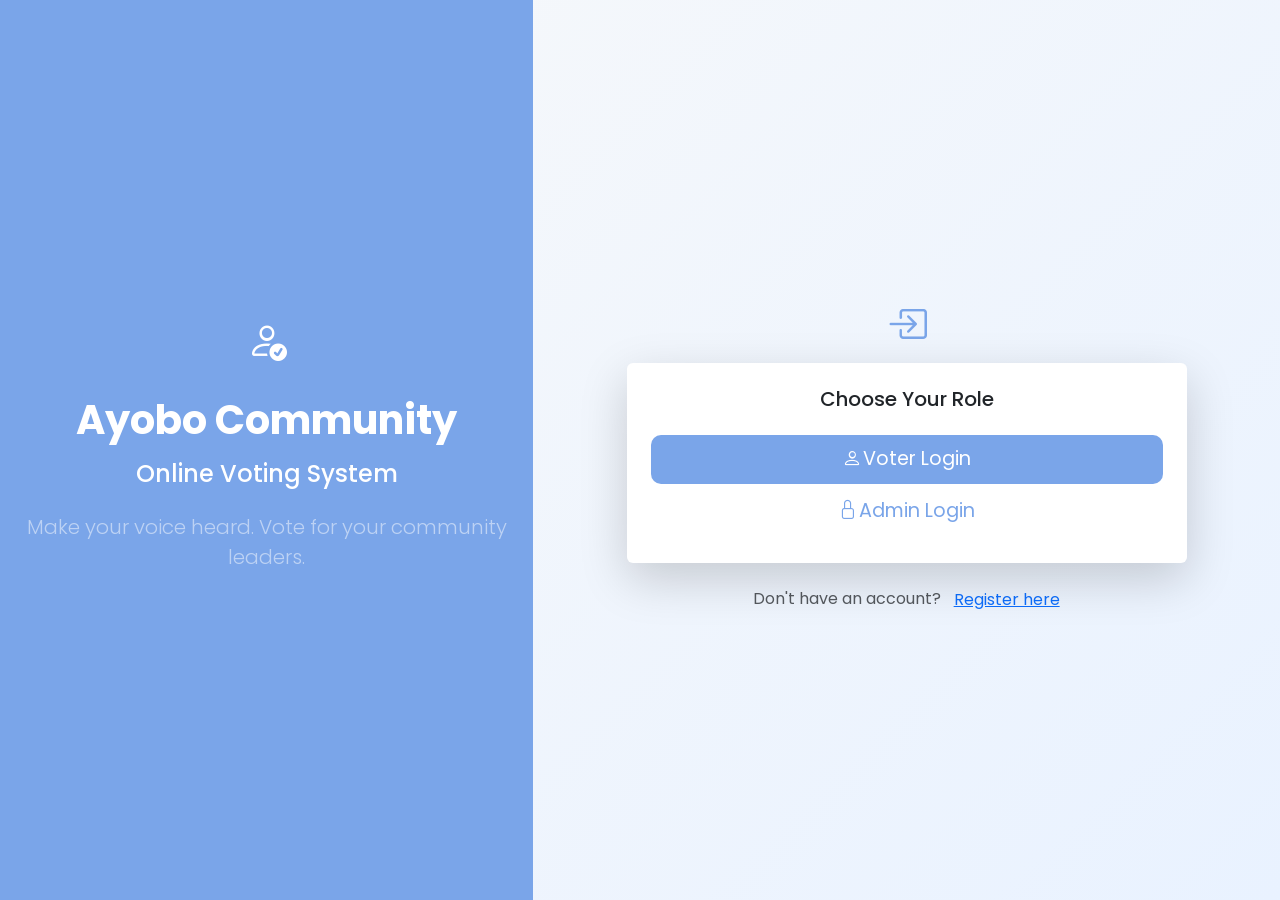
<file: html/index.html>
<!DOCTYPE html>
<html lang="en">
  <head>
    <meta charset="UTF-8" />
    <meta name="viewport" content="width=device-width, initial-scale=1.0" />
    <meta
      name="description"
      content="Ayobo Community Online Voting System for secure and transparent local government elections."
    />

    <link
      rel="stylesheet"
      href="https://cdn.jsdelivr.net/npm/bootstrap@5.3.8/dist/css/bootstrap.min.css"
    />
    <link rel="preconnect" href="https://fonts.googleapis.com" />
    <link rel="preconnect" href="https://fonts.gstatic.com" crossorigin />
    <link
      href="https://fonts.googleapis.com/css2?family=Poppins:wght@300;400;500;600;700&display=swap"
      rel="stylesheet"
    />
    <link
      rel="stylesheet"
      href="https://cdn.jsdelivr.net/npm/bootstrap-icons@1.11.3/font/bootstrap-icons.css"
    />

    <link rel="stylesheet" href="../all.css" />
    <title>Ayobo Community | Online Voting System</title>
  </head>

  <body>
    <div class="container-fluid p-0">
      <div class="row min-vh-100 g-0">
        <!-- LEFT SECTION -->
        <div
          class="col-md-5 text-white d-flex align-items-center"
          style="background-color: rgb(122, 165, 233)"
        >
          <div class="text-center px-4 w-100">
            <div class="mb-4">
              <i class="bi bi-person-check fs-1"></i>
            </div>

            <h1 class="fw-bold mb-3">Ayobo Community</h1>
            <h2 class="h4 mb-4">Online Voting System</h2>

            <p class="lead text-white-50">
              Make your voice heard. Vote for your community leaders.
            </p>
          </div>
        </div>

        <!-- RIGHT SECTION -->
        <div class="col-md-7 d-flex align-items-center justify-content-center">
          <div class="w-75">
            <div class="text-center text-primary mt-4 mb-2">
              <i
                class="bi bi-box-arrow-in-right fs-1"
                style="color: rgb(122, 165, 233)"
              ></i>
            </div>
            <div class="card shadow-lg border-0 mb-4">
              <div class="card-body p-4">
                <h5 class="card-title mb-4 text-center">Choose Your Role</h5>

                <a href="voter-login.html" id="btnOne">
                  <i class="bi bi-person"></i>
                  Voter Login
                </a>

                <a href="admin-login.html" id="btnTwo">
                  <i class="bi bi-lock"></i>
                  Admin Login
                </a>
              </div>
            </div>

            <div class="text-center">
              <p class="text-muted">
                Don't have an account?
                <a href="voter-register.html" class="btn btn-link text-primary p-0 ms-2">
                  Register here
                </a>
              </p>
            </div>
          </div>
        </div>
      </div>
    </div>
  </body>
</html>
</file>
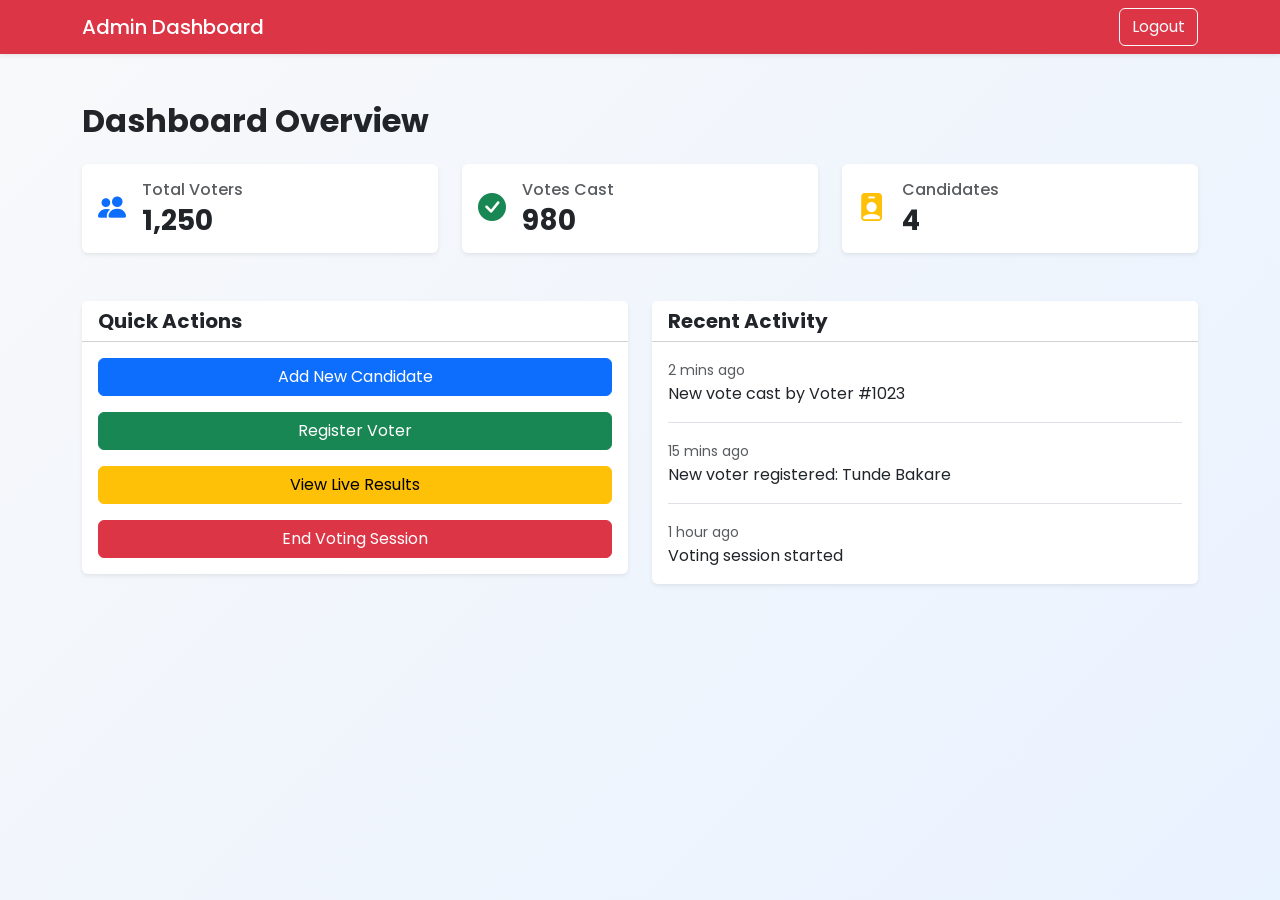
<file: html/admin-dashboard.html>
<!DOCTYPE html>
<html lang="en">
  <head>
    <meta charset="UTF-8" />
    <meta name="viewport" content="width=device-width, initial-scale=1.0" />
    <link rel="preconnect" href="https://fonts.googleapis.com" />
    <link rel="preconnect" href="https://fonts.gstatic.com" crossorigin />
    <link
      href="https://fonts.googleapis.com/css2?family=Poppins:wght@300;400;500;600;700&display=swap"
      rel="stylesheet"
    />
    <link
      href="https://cdn.jsdelivr.net/npm/bootstrap@5.3.8/dist/css/bootstrap.min.css"
      rel="stylesheet"
    />
    <link
      href="https://cdn.jsdelivr.net/npm/bootstrap-icons@1.11.3/font/bootstrap-icons.css"
      rel="stylesheet"
    />
    <link rel="stylesheet" href="../all.css" />

    <title>Admin Dashboard</title>
  </head>

  <body>
    <!-- Navbar -->
    <nav class="navbar navbar-dark shadow-sm bg-danger">
      <div class="container">
        <span class="navbar-brand mb-0 h1">Admin Dashboard</span>
        <a href="login.html" class="btn btn-outline-light">Logout</a>
      </div>
    </nav>

    <div class="container py-5">
      <h2 class="fw-bold mb-4">Dashboard Overview</h2>

      <!-- Stats -->
      <div class="row g-4 mb-5">
        <div class="col-md-4">
          <div class="card shadow-sm border-0 h-100">
            <div class="card-body d-flex align-items-center">
              <div class="icon-box bg-primary-soft me-3">
                <i class="bi bi-people-fill text-primary fs-3"></i>
              </div>
              <div>
                <h6 class="text-muted mb-1">Total Voters</h6>
                <h3 class="fw-bold mb-0">1,250</h3>
              </div>
            </div>
          </div>
        </div>

        <div class="col-md-4">
          <div class="card shadow-sm border-0 h-100">
            <div class="card-body d-flex align-items-center">
              <div class="icon-box bg-success-soft me-3">
                <i class="bi bi-check-circle-fill text-success fs-3"></i>
              </div>
              <div>
                <h6 class="text-muted mb-1">Votes Cast</h6>
                <h3 class="fw-bold mb-0">980</h3>
              </div>
            </div>
          </div>
        </div>

        <div class="col-md-4">
          <div class="card shadow-sm border-0 h-100">
            <div class="card-body d-flex align-items-center">
              <div class="icon-box bg-warning-soft me-3">
                <i class="bi bi-person-badge-fill text-warning fs-3"></i>
              </div>
              <div>
                <h6 class="text-muted mb-1">Candidates</h6>
                <h3 class="fw-bold mb-0">4</h3>
              </div>
            </div>
          </div>
        </div>
      </div>

      <!-- Actions & Activity -->
      <div class="row g-4">
        <div class="col-lg-6">
          <div class="card shadow-sm border-0">
            <div class="card-header bg-white">
              <h5 class="mb-0 fw-bold">Quick Actions</h5>
            </div>
            <div class="card-body">
              <button class="btn btn-primary w-100 mb-3">
                Add New Candidate
              </button>
              <button class="btn btn-success w-100 mb-3">Register Voter</button>
              <a href="results.html" class="btn btn-warning w-100 mb-3"
                >View Live Results</a
              >
              <button class="btn btn-danger w-100">End Voting Session</button>
            </div>
          </div>
        </div>

        <div class="col-lg-6">
          <div class="card shadow-sm border-0">
            <div class="card-header bg-white">
              <h5 class="mb-0 fw-bold">Recent Activity</h5>
            </div>
            <div class="card-body">
              <ul class="list-unstyled mb-0">
                <li class="mb-3 pb-3 border-bottom">
                  <small class="text-muted">2 mins ago</small>
                  <p class="mb-0">New vote cast by Voter #1023</p>
                </li>
                <li class="mb-3 pb-3 border-bottom">
                  <small class="text-muted">15 mins ago</small>
                  <p class="mb-0">New voter registered: Tunde Bakare</p>
                </li>
                <li>
                  <small class="text-muted">1 hour ago</small>
                  <p class="mb-0">Voting session started</p>
                </li>
              </ul>
            </div>
          </div>
        </div>
      </div>
    </div>
  </body>
</html>
</file>
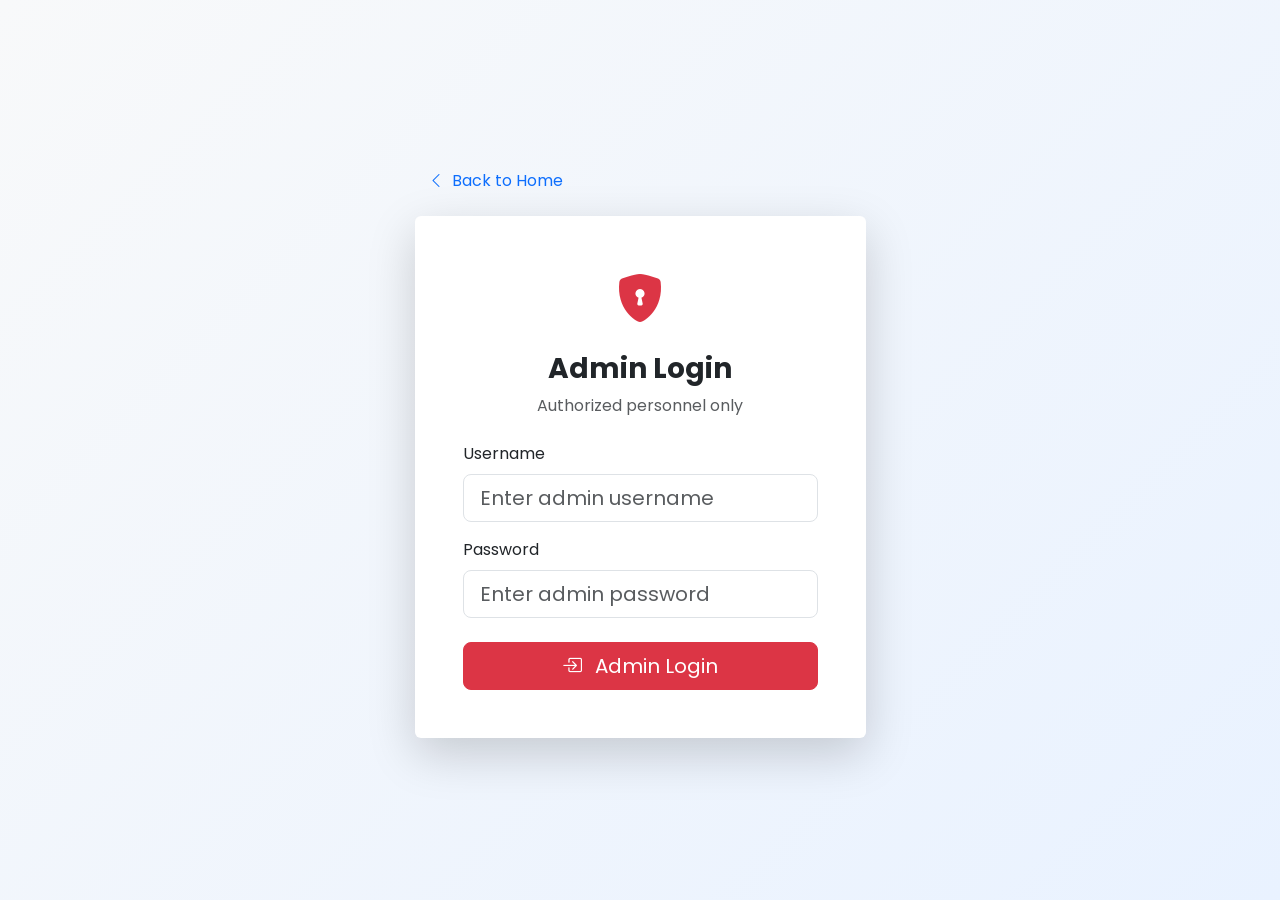
<file: html/admin-login.html>
<!DOCTYPE html>
<html lang="en">
  <head>
    <meta charset="UTF-8" />
    <meta name="viewport" content="width=device-width, initial-scale=1.0" />
    <meta
      name="description"
      content="Ayobo Community Online Voting System for secure and transparent local government elections."
    />

    <link
      rel="stylesheet"
      href="https://cdn.jsdelivr.net/npm/bootstrap@5.3.8/dist/css/bootstrap.min.css"
    />
    <link rel="preconnect" href="https://fonts.googleapis.com" />
    <link rel="preconnect" href="https://fonts.gstatic.com" crossorigin />
    <link
      href="https://fonts.googleapis.com/css2?family=Poppins:wght@300;400;500;600;700&display=swap"
      rel="stylesheet"
    />
    <link
      rel="stylesheet"
      href="https://cdn.jsdelivr.net/npm/bootstrap-icons@1.11.3/font/bootstrap-icons.css"
    />

    <link rel="stylesheet" href="../all.css" />
    <title>Ayobo Community | Online Voting System</title>
  </head>

  <body>
    <div class="container">
      <div
        class="row justify-content-center align-items-center"
        style="min-height: 100vh"
      >
        <div class="col-md-6 col-lg-5">
          <!-- Back to Home -->
          <a href="index.html" class="btn btn-link text-decoration-none mb-3">
            <i class="bi bi-chevron-left me-1"></i>
            Back to Home
          </a>

          <!-- Admin Login Card -->
          <div class="card shadow-lg border-0">
            <div class="card-body p-5">
              <!-- Header -->
              <div class="text-center mb-4">
                <i
                  class="bi bi-shield-lock-fill"
                  style="font-size: 48px; color: #dc3545"
                ></i>

                <h3 class="fw-bold mt-3">Admin Login</h3>
                <p class="text-muted">Authorized personnel only</p>
              </div>

              <!-- Form -->
              <form>
                <div class="mb-3">
                  <label class="form-label">Username</label>
                  <input
                    type="text"
                    class="form-control form-control-lg"
                    placeholder="Enter admin username"
                  />
                </div>

                <div class="mb-4">
                  <label class="form-label">Password</label>
                  <input
                    type="password"
                    class="form-control form-control-lg"
                    placeholder="Enter admin password"
                  />
                </div>

                <button type="submit" class="btn btn-danger btn-lg w-100">
                  <i class="bi bi-box-arrow-in-right me-2"></i>
                  Admin Login
                </button>
              </form>
            </div>
          </div>
        </div>
      </div>
    </div>
  </body>
</html>
</file>
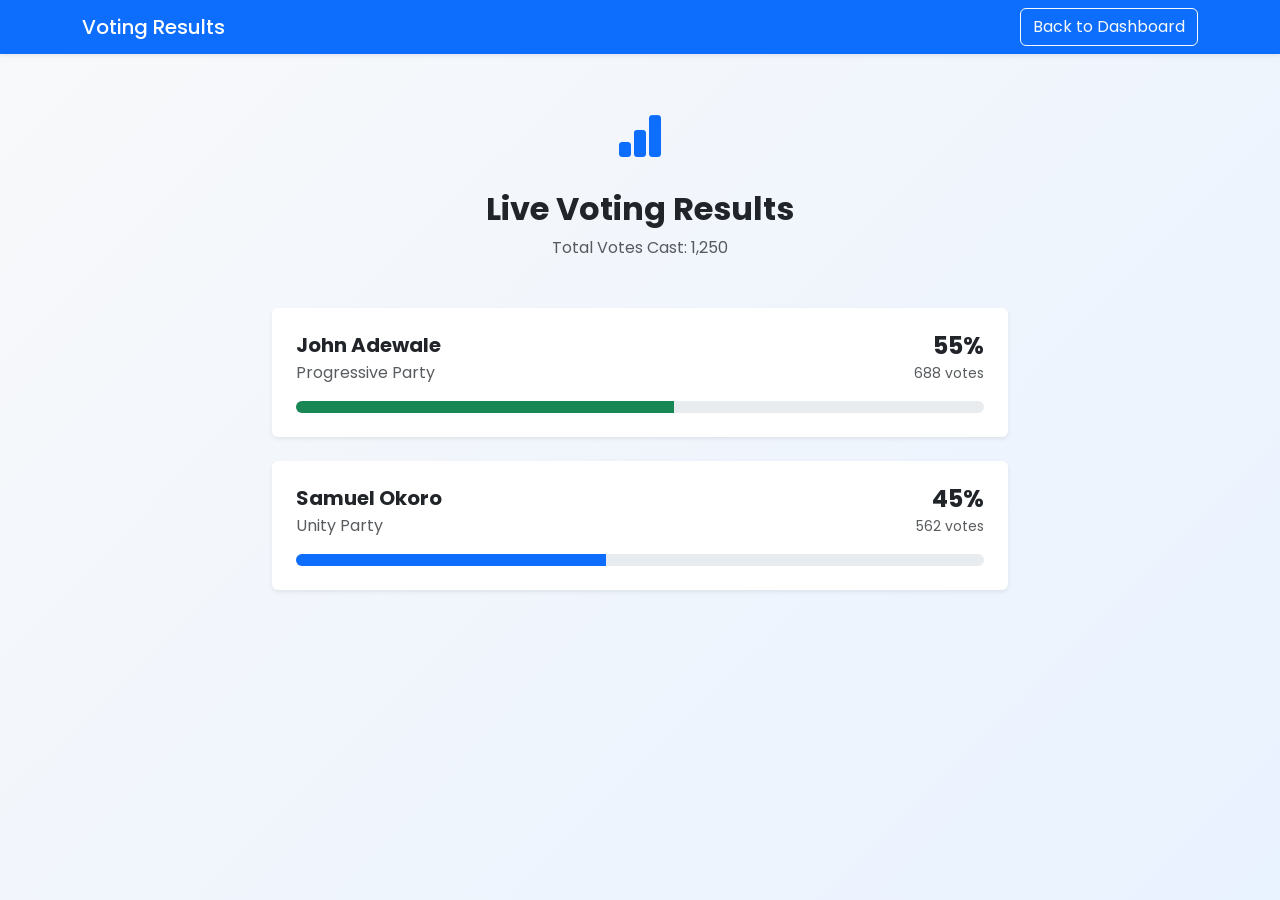
<file: html/results.html>
<!DOCTYPE html>
<html lang="en">
  <head>
    <meta charset="UTF-8" />
    <meta name="viewport" content="width=device-width, initial-scale=1.0" />
    <link rel="preconnect" href="https://fonts.googleapis.com" />
    <link rel="preconnect" href="https://fonts.gstatic.com" crossorigin />
    <link
      href="https://fonts.googleapis.com/css2?family=Poppins:wght@300;400;500;600;700&display=swap"
      rel="stylesheet"
    />
    <link
      href="https://cdn.jsdelivr.net/npm/bootstrap@5.3.8/dist/css/bootstrap.min.css"
      rel="stylesheet"
    />
    <link
      href="https://cdn.jsdelivr.net/npm/bootstrap-icons@1.11.3/font/bootstrap-icons.css"
      rel="stylesheet"
    />
    <link rel="stylesheet" href="../all.css" />

    <title>Voting Results</title>
  </head>

  <body>
    <!-- Navbar -->
    <nav class="navbar navbar-dark shadow-sm bg-primary">
      <div class="container">
        <span class="navbar-brand mb-0 h1">Voting Results</span>
        <a href="dashboard.html" class="btn btn-outline-light">
          Back to Dashboard
        </a>
      </div>
    </nav>

    <!-- Content -->
    <div class="container py-5">
      <div class="text-center mb-5">
        <i
          class="bi bi-bar-chart-fill text-primary"
          style="font-size: 48px"
        ></i>
        <h2 class="fw-bold mt-3">Live Voting Results</h2>
        <p class="text-muted">Total Votes Cast: 1,250</p>
      </div>

      <div class="row justify-content-center">
        <div class="col-lg-8">
          <!-- Candidate 1 -->
          <div class="card shadow-sm border-0 mb-4">
            <div class="card-body p-4">
              <div
                class="d-flex justify-content-between align-items-center mb-3"
              >
                <div>
                  <h5 class="fw-bold mb-1">John Adewale</h5>
                  <p class="text-muted mb-0">Progressive Party</p>
                </div>
                <div class="text-end">
                  <h4 class="fw-bold mb-0">55%</h4>
                  <small class="text-muted">688 votes</small>
                </div>
              </div>
              <div class="progress" style="height: 12px">
                <div class="progress-bar bg-success" style="width: 55%"></div>
              </div>
            </div>
          </div>

          <!-- Candidate 2 -->
          <div class="card shadow-sm border-0 mb-4">
            <div class="card-body p-4">
              <div
                class="d-flex justify-content-between align-items-center mb-3"
              >
                <div>
                  <h5 class="fw-bold mb-1">Samuel Okoro</h5>
                  <p class="text-muted mb-0">Unity Party</p>
                </div>
                <div class="text-end">
                  <h4 class="fw-bold mb-0">45%</h4>
                  <small class="text-muted">562 votes</small>
                </div>
              </div>
              <div class="progress" style="height: 12px">
                <div class="progress-bar bg-primary" style="width: 45%"></div>
              </div>
            </div>
          </div>
        </div>
      </div>
    </div>
  </body>
</html>
</file>
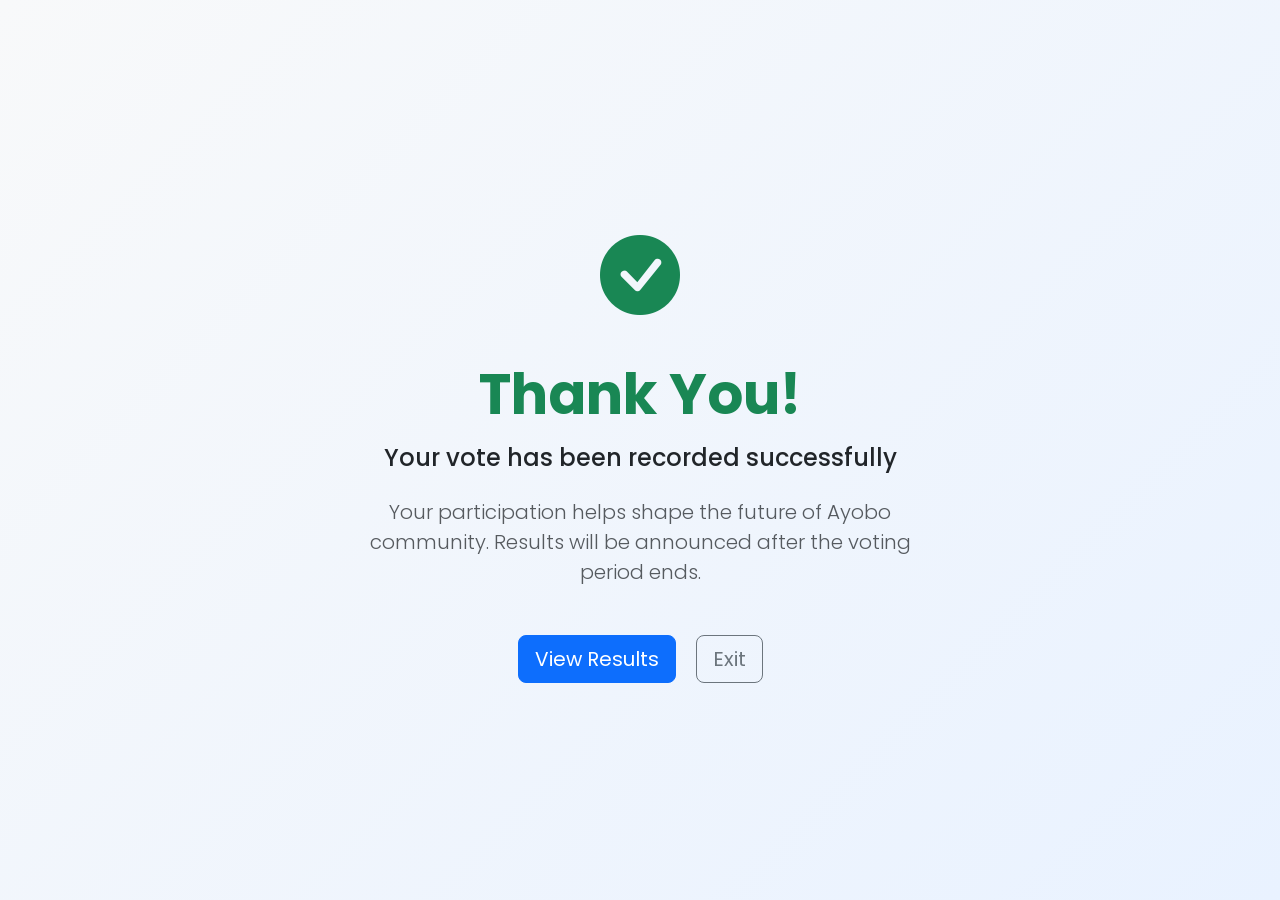
<file: html/thankyou.html>
<!DOCTYPE html>
<html lang="en">
<head>
  <meta charset="UTF-8" />
  <meta name="viewport" content="width=device-width, initial-scale=1.0" />
  <meta name="description" content="Ayobo Community Online Voting System" />
  <link rel="preconnect" href="https://fonts.googleapis.com" />
    <link rel="preconnect" href="https://fonts.gstatic.com" crossorigin />
    <link
      href="https://fonts.googleapis.com/css2?family=Poppins:wght@300;400;500;600;700&display=swap"
      rel="stylesheet"
    />

  <link href="https://cdn.jsdelivr.net/npm/bootstrap@5.3.8/dist/css/bootstrap.min.css" rel="stylesheet" />
  <link href="https://cdn.jsdelivr.net/npm/bootstrap-icons@1.11.3/font/bootstrap-icons.css" rel="stylesheet" />
  <link rel="stylesheet" href="../all.css" />

  <title>Vote Successful</title>
</head>

<body>
  <div class="container">
    <div class="row justify-content-center align-items-center full-height">
      <div class="col-md-6 text-center">

        <div class="mb-4">
          <i class="bi bi-check-circle-fill text-success" style="font-size:80px;"></i>
        </div>

        <h1 class="display-4 fw-bold text-success mb-3">Thank You!</h1>

        <h4 class="mb-4">Your vote has been recorded successfully</h4>

        <p class="lead text-muted mb-5">
          Your participation helps shape the future of Ayobo community.
          Results will be announced after the voting period ends.
        </p>

        <a href="results.html" class="btn btn-primary btn-lg me-3">
          View Results
        </a>

        <a href="index.html" class="btn btn-outline-secondary btn-lg">
          Exit
        </a>

      </div>
    </div>
  </div>
</body>
</html>
</file>
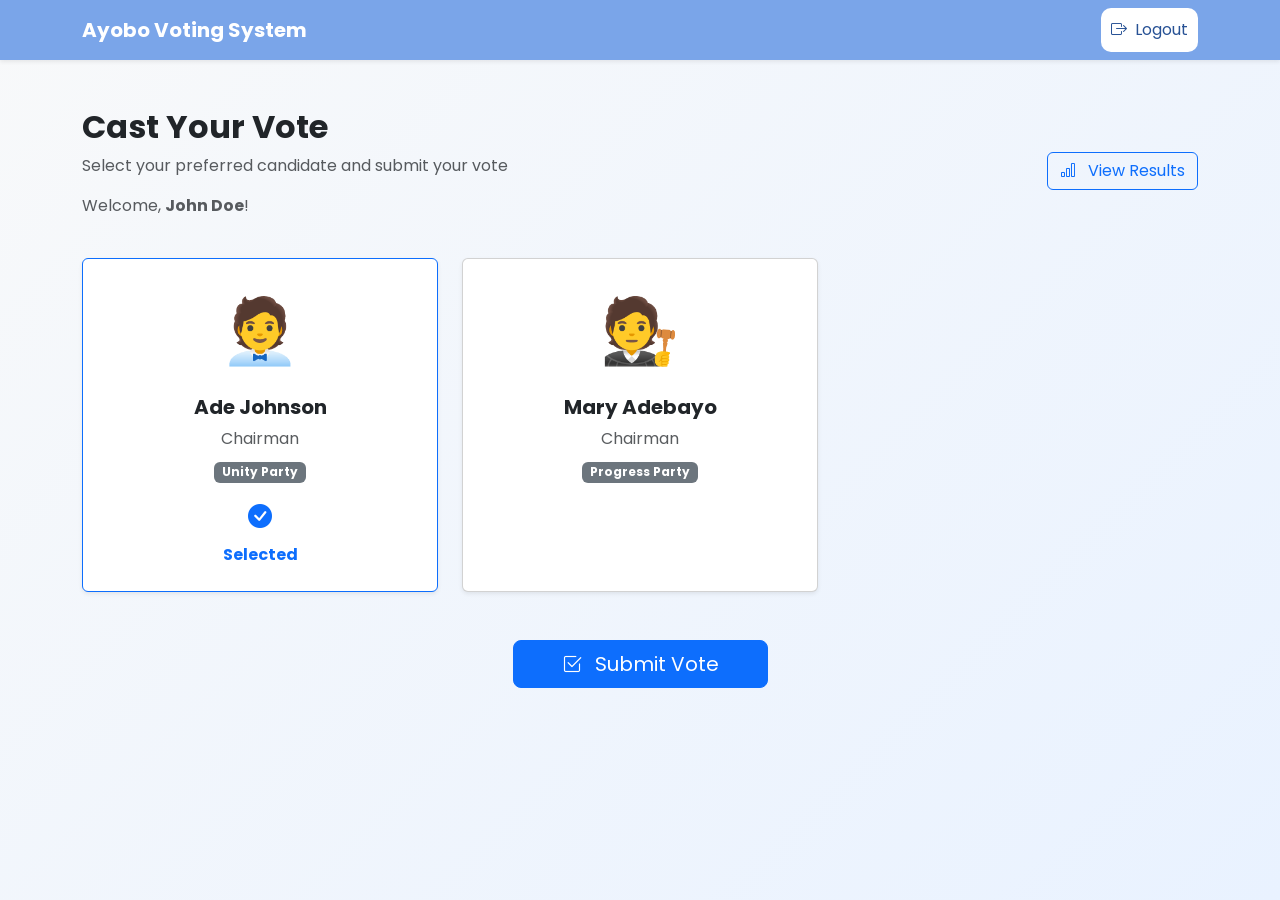
<file: html/voter-dashboard.html>
<!DOCTYPE html>
<html lang="en">
  <head>
    <meta charset="UTF-8" />
    <meta name="viewport" content="width=device-width, initial-scale=1.0" />
    <meta
      name="description"
      content="Ayobo Community Online Voting System for secure and transparent local government elections."
    />
    <link rel="preconnect" href="https://fonts.googleapis.com" />
    <link rel="preconnect" href="https://fonts.gstatic.com" crossorigin />
    <link
      href="https://fonts.googleapis.com/css2?family=Poppins:wght@300;400;500;600;700&display=swap"
      rel="stylesheet"
    />

    <link
      rel="stylesheet"
      href="https://cdn.jsdelivr.net/npm/bootstrap@5.3.8/dist/css/bootstrap.min.css"
    />
    <link
      rel="stylesheet"
      href="https://cdn.jsdelivr.net/npm/bootstrap-icons@1.11.3/font/bootstrap-icons.css"
    />
    <link rel="stylesheet" href="../all.css" />

    <title>Vote | Ayobo Community</title>
  </head>

  <body>
    <!-- NAVBAR -->
    <nav class="navbar navbar-dark shadow-sm" style="background-color: rgb(122, 165, 233)">
      <div class="container">
        <span class="navbar-brand fw-bold"> Ayobo Voting System </span>

        <a href="voter-login.html" class="voterLogBtn">
          <i class="bi bi-box-arrow-right me-1"></i>
          Logout
        </a>
      </div>
    </nav>

    <!-- MAIN CONTENT -->
    <div class="container py-5">
      <!-- HEADER -->
      <div class="row mb-4 align-items-center">
        <div class="col">
          <h2 class="fw-bold">Cast Your Vote</h2>
          <p class="text-muted">
            Select your preferred candidate and submit your vote
          </p>
          <p class="text-muted">Welcome, <strong>John Doe</strong>!</p>
        </div>

        <div class="col-auto">
          <a href="results.html" class="btn btn-outline-primary">
            <i class="bi bi-bar-chart me-2"></i>
            View Results
          </a>
        </div>
      </div>

      <!-- CANDIDATES -->
      <div class="row g-4">
        <!-- Candidate 1 -->
        <div class="col-md-6 col-lg-4">
          <div
            class="card h-100 shadow-sm border-primary"
            style="cursor: pointer"
          >
            <div class="card-body text-center p-4">
              <div class="mb-3" style="font-size: 64px">🧑‍💼</div>

              <h5 class="fw-bold">Ade Johnson</h5>
              <p class="text-muted mb-2">Chairman</p>
              <span class="badge bg-secondary">Unity Party</span>

              <div class="mt-3">
                <i class="bi bi-check-circle-fill text-primary fs-4"></i>
                <p class="fw-bold mt-2 mb-0 text-primary">Selected</p>
              </div>
            </div>
          </div>
        </div>

        <!-- Candidate 2 -->
        <div class="col-md-6 col-lg-4">
          <div class="card h-100 shadow-sm" style="cursor: pointer">
            <div class="card-body text-center p-4">
              <div class="mb-3" style="font-size: 64px">🧑‍⚖️</div>

              <h5 class="fw-bold">Mary Adebayo</h5>
              <p class="text-muted mb-2">Chairman</p>
              <span class="badge bg-secondary">Progress Party</span>
            </div>
          </div>
        </div>
      </div>

      <!-- SUBMIT BUTTON -->
      <form action="" method="post">
        <div class="row mt-5">
          <div class="col text-center">
            <button class="btn btn-primary btn-lg px-5">
              <i class="bi bi-check2-square me-2"></i>
              Submit Vote
            </button>
          </div>
        </div>
      </form>
    </div>

    <script src="https://cdn.jsdelivr.net/npm/bootstrap@5.3.8/dist/js/bootstrap.bundle.min.js"></script>
  </body>
</html>
</file>
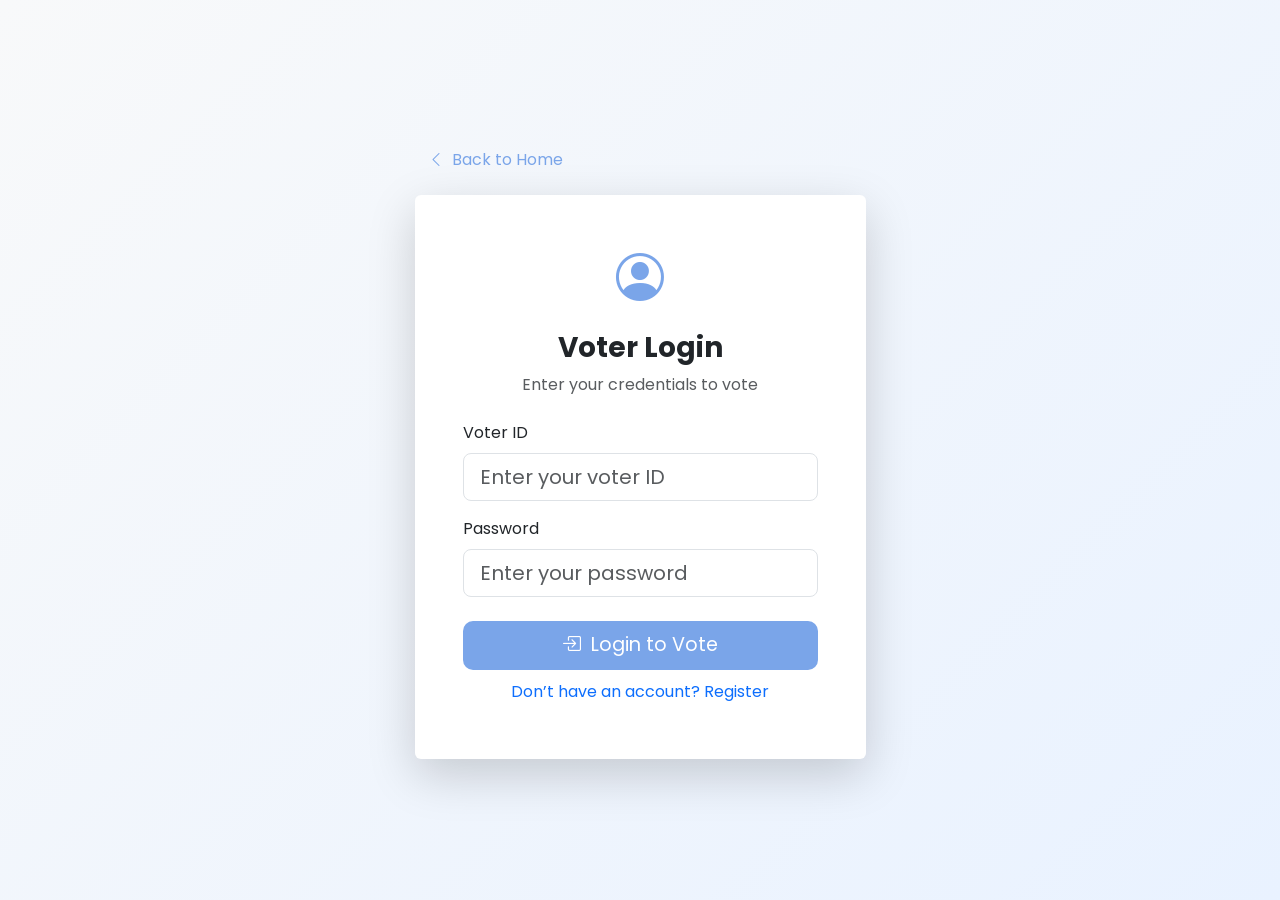
<file: html/voter-login.html>
<!DOCTYPE html>
<html lang="en">
  <head>
    <meta charset="UTF-8" />
    <meta name="viewport" content="width=device-width, initial-scale=1.0" />
    <meta
      name="description"
      content="Ayobo Community Online Voting System for secure and transparent local government elections."
    />

    <link
      rel="stylesheet"
      href="https://cdn.jsdelivr.net/npm/bootstrap@5.3.8/dist/css/bootstrap.min.css"
    />
    <link rel="preconnect" href="https://fonts.googleapis.com" />
    <link rel="preconnect" href="https://fonts.gstatic.com" crossorigin />
    <link
      href="https://fonts.googleapis.com/css2?family=Poppins:wght@300;400;500;600;700&display=swap"
      rel="stylesheet"
    />
    <link
      rel="stylesheet"
      href="https://cdn.jsdelivr.net/npm/bootstrap-icons@1.11.3/font/bootstrap-icons.css"
    />

    <link rel="stylesheet" href="../all.css" />
    <title>Ayobo Community | Online Voting System</title>
  </head>

  <body>
    <div class="container">
      <div
        class="row justify-content-center align-items-center"
        style="min-height: 100vh"
      >
        <div class="col-md-6 col-lg-5">
          <!-- Back to Home -->
          <a
            href="index.html"
            class="btn btn-link text-decoration-none mb-3"
            style="color: rgb(122, 165, 233)"
          >
            <i class="bi bi-chevron-left me-1"></i>
            <!-- This is an inline level element -->
            <span>Back to Home</span>
          </a>

          <!-- Login Card -->
          <div class="card shadow-lg border-0">
            <div class="card-body p-5">
              <!-- Header -->
              <div class="text-center mb-4">
                <i
                  class="bi bi-person-circle"
                  style="font-size: 48px; color: rgb(122, 165, 233)"
                ></i>

                <h3 class="fw-bold mt-3">Voter Login</h3>
                <p class="text-muted">Enter your credentials to vote</p>
              </div>

              <!-- Form -->
              <form>
                <div class="mb-3">
                  <label class="form-label">Voter ID</label>
                  <input
                    type="text"
                    class="form-control form-control-lg"
                    placeholder="Enter your voter ID"
                  />
                </div>

                <div class="mb-4">
                  <label class="form-label">Password</label>
                  <input
                    type="password"
                    class="form-control form-control-lg"
                    placeholder="Enter your password"
                  />
                </div>

                <button type="submit" id="shinaBtn">
                  <i class="bi bi-box-arrow-in-right me-2"></i>
                  Login to Vote
                </button>
              </form>

              <!-- Register -->
              <div class="text-center">
                <a
                  href="voter-register.html"
                  class="btn btn-link text-decoration-none"
                >
                  Don’t have an account? Register
                </a>
              </div>
            </div>
          </div>
        </div>
      </div>
    </div>
  </body>
</html>
</file>
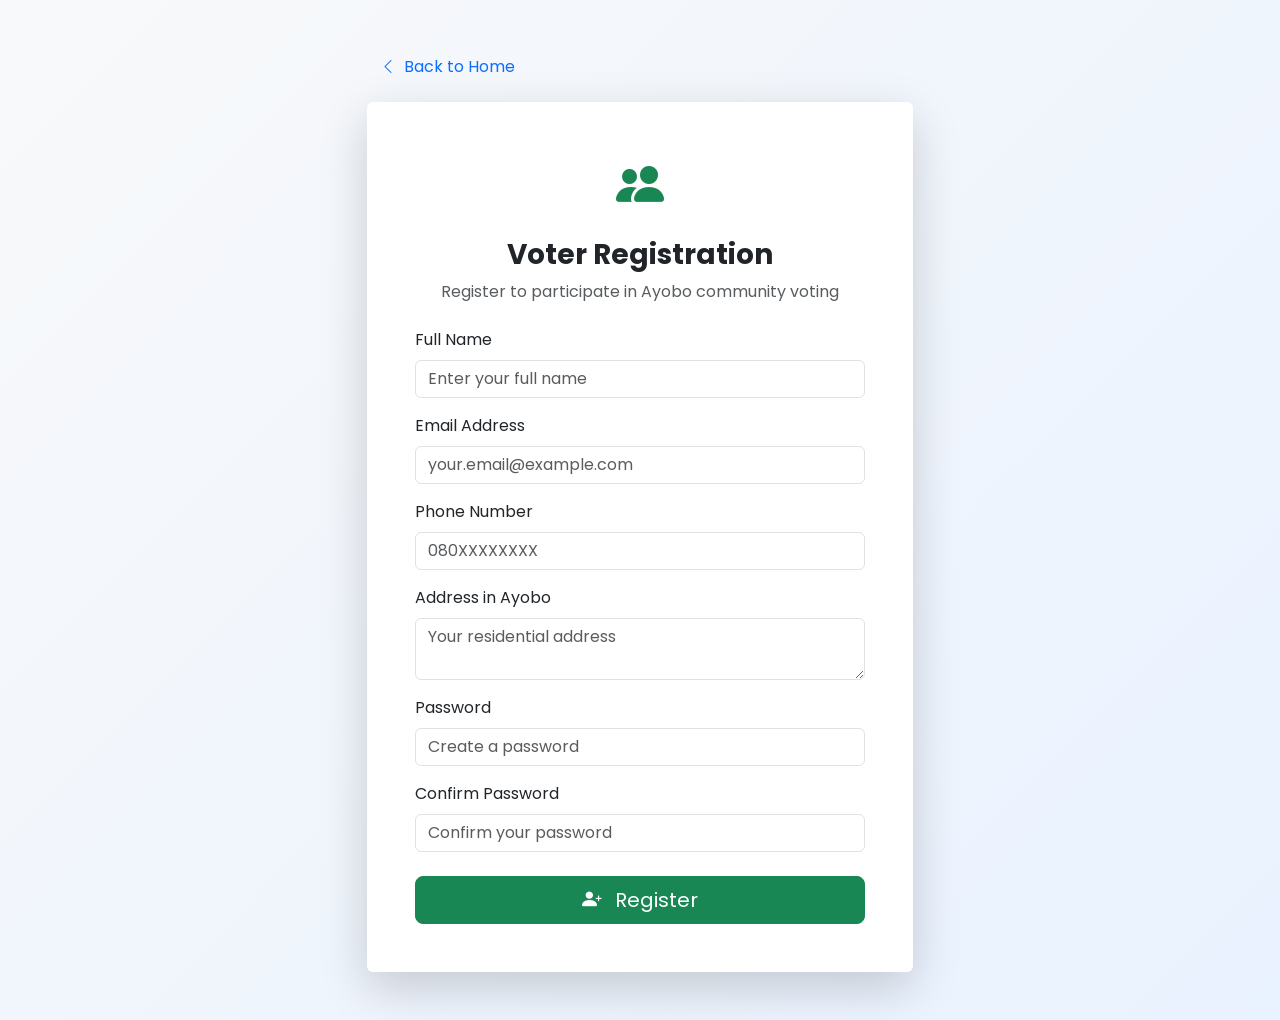
<file: html/voter-register.html>
<!DOCTYPE html>
<html lang="en">
  <head>
    <meta charset="UTF-8" />
    <meta name="viewport" content="width=device-width, initial-scale=1.0" />
    <meta
      name="description"
      content="Ayobo Community Online Voting System for secure and transparent local government elections."
    />
    <link rel="preconnect" href="https://fonts.googleapis.com" />
    <link rel="preconnect" href="https://fonts.gstatic.com" crossorigin />
    <link
      href="https://fonts.googleapis.com/css2?family=Poppins:wght@300;400;500;600;700&display=swap"
      rel="stylesheet"
    />
    <link
      rel="stylesheet"
      href="https://cdn.jsdelivr.net/npm/bootstrap@5.3.8/dist/css/bootstrap.min.css"
    />
    <link
      rel="stylesheet"
      href="https://cdn.jsdelivr.net/npm/bootstrap-icons@1.11.3/font/bootstrap-icons.css"
    />
    <link rel="stylesheet" href="../all.css" />

    <title>Voter Registration | Ayobo Community</title>
  </head>

  <body>
    <div class="container py-5">
      <div class="row justify-content-center">
        <div class="col-md-8 col-lg-6">
          <!-- Back to Home -->
          <a href="index.html" class="btn btn-link text-decoration-none mb-3">
            <i class="bi bi-chevron-left me-1"></i>
            Back to Home
          </a>

          <!-- Registration Card -->
          <div class="card shadow-lg border-0">
            <div class="card-body p-5">
              <!-- Header -->
              <div class="text-center mb-4">
                <i
                  class="bi bi-people-fill"
                  style="font-size: 48px; color: #198754"
                ></i>

                <h3 class="fw-bold mt-3">Voter Registration</h3>
                <p class="text-muted">
                  Register to participate in Ayobo community voting
                </p>
              </div>

              <!-- Form -->
              <form action="" method="">
                <div class="mb-3">
                  <label class="form-label">Full Name</label>
                  <input
                    type="text"
                    
                    class="form-control"
                    placeholder="Enter your full name"
                    required
                  />
                </div>

                <div class="mb-3">
                  <label class="form-label">Email Address</label>
                  <input
                    type="email"
                    class="form-control"
                    placeholder="your.email@example.com"
                    required
                  />
                </div>

                <div class="mb-3">
                  <label class="form-label">Phone Number</label>
                  <input
                    type="tel"
                    class="form-control"
                    placeholder="080XXXXXXXX"
                    required
                  />
                </div>

                <div class="mb-3">
                  <label class="form-label">Address in Ayobo</label>
                  <textarea
                    class="form-control"
                    rows="2"
                    placeholder="Your residential address"
                    required
                  ></textarea>
                </div>

                <div class="mb-3">
                  <label class="form-label">Password</label>
                  <input
                    type="password"
                    class="form-control"
                    placeholder="Create a password"
                    required
                  />
                </div>

                <div class="mb-4">
                  <label class="form-label">Confirm Password</label>
                  <input
                    type="password"
                    class="form-control"
                    placeholder="Confirm your password"
                    required
                  />
                </div>

                <button type="submit" class="btn btn-success btn-lg w-100">
                  <i class="bi bi-person-plus-fill me-2"></i>
                  Register
                </button>
              </form>
            </div>
          </div>
        </div>
      </div>
    </div>

    <script src="https://cdn.jsdelivr.net/npm/bootstrap@5.3.8/dist/js/bootstrap.bundle.min.js"></script>
  </body>
</html>
</file>
<file: all.css>
body {
  font-family: "Poppins", sans-serif;
  background: linear-gradient(135deg, #f8f9fa, #e9f2ff);
  min-height: 100vh;
}

#btnOne {
  display: flex;
  align-items: center;
  justify-content: center;
  margin-bottom: 3px;
  text-decoration: none;
  cursor: pointer;
  width: 100%;
  border: none;
  border-radius: 10px;
  padding: 10px;
  background-color: rgb(122, 165, 233);
  font-size: larger;
  color: white;
  gap: 2px;
  transition: all 0.3s ease;
}
#btnOne:hover {
  background-color: rgb(40, 82, 149);
}

#btnTwo {
  cursor: pointer;
  display: flex;
  align-items: center;
  justify-content: center;
  margin-bottom: 3px;
  text-decoration: none;
  width: 100%;
  border-color: rgb(52, 95, 164);
  border-radius: 10px;
  padding: 10px;
  background-color: white;
  font-size: larger;
  color: rgb(122, 165, 233);
  gap: 2px;
  transition: all 0.3s ease;
}

#btnTwo:hover {
  background-color: rgb(40, 82, 149);
  color: white;
}

#shinaBtn {
  display: flex;
  align-items: center;
  justify-content: center;
  margin-bottom: 3px;
  text-decoration: none;
  cursor: pointer;
  width: 100%;
  border: none;
  border-radius: 10px;
  padding: 10px;
  background-color: rgb(122, 165, 233);
  font-size: larger;
  color: white;
  gap: 2px;
  transition: all 0.3s ease;

}
#shinaBtn:hover {
  background-color: rgb(40, 82, 149);
}

.text-muted {
  color: #6c757d;
}

.progress {
  height: 12px;
}

.success-green {
  color: #198754;
}

.mb-16 {
  margin-bottom: 16px;
}

.full-height {
  min-height: 100vh;
}

.voterLogBtn {
  border: none;
  border-radius: 10px;
  padding: 10px;
  background-color: white;
  text-decoration: none;
  color: rgb(40, 82, 149);
  transition: all 0.3s ease;
}
.voterLogBtn:hover {
  background-color: rgb(40, 82, 149);
  color: white;
}
</file>
